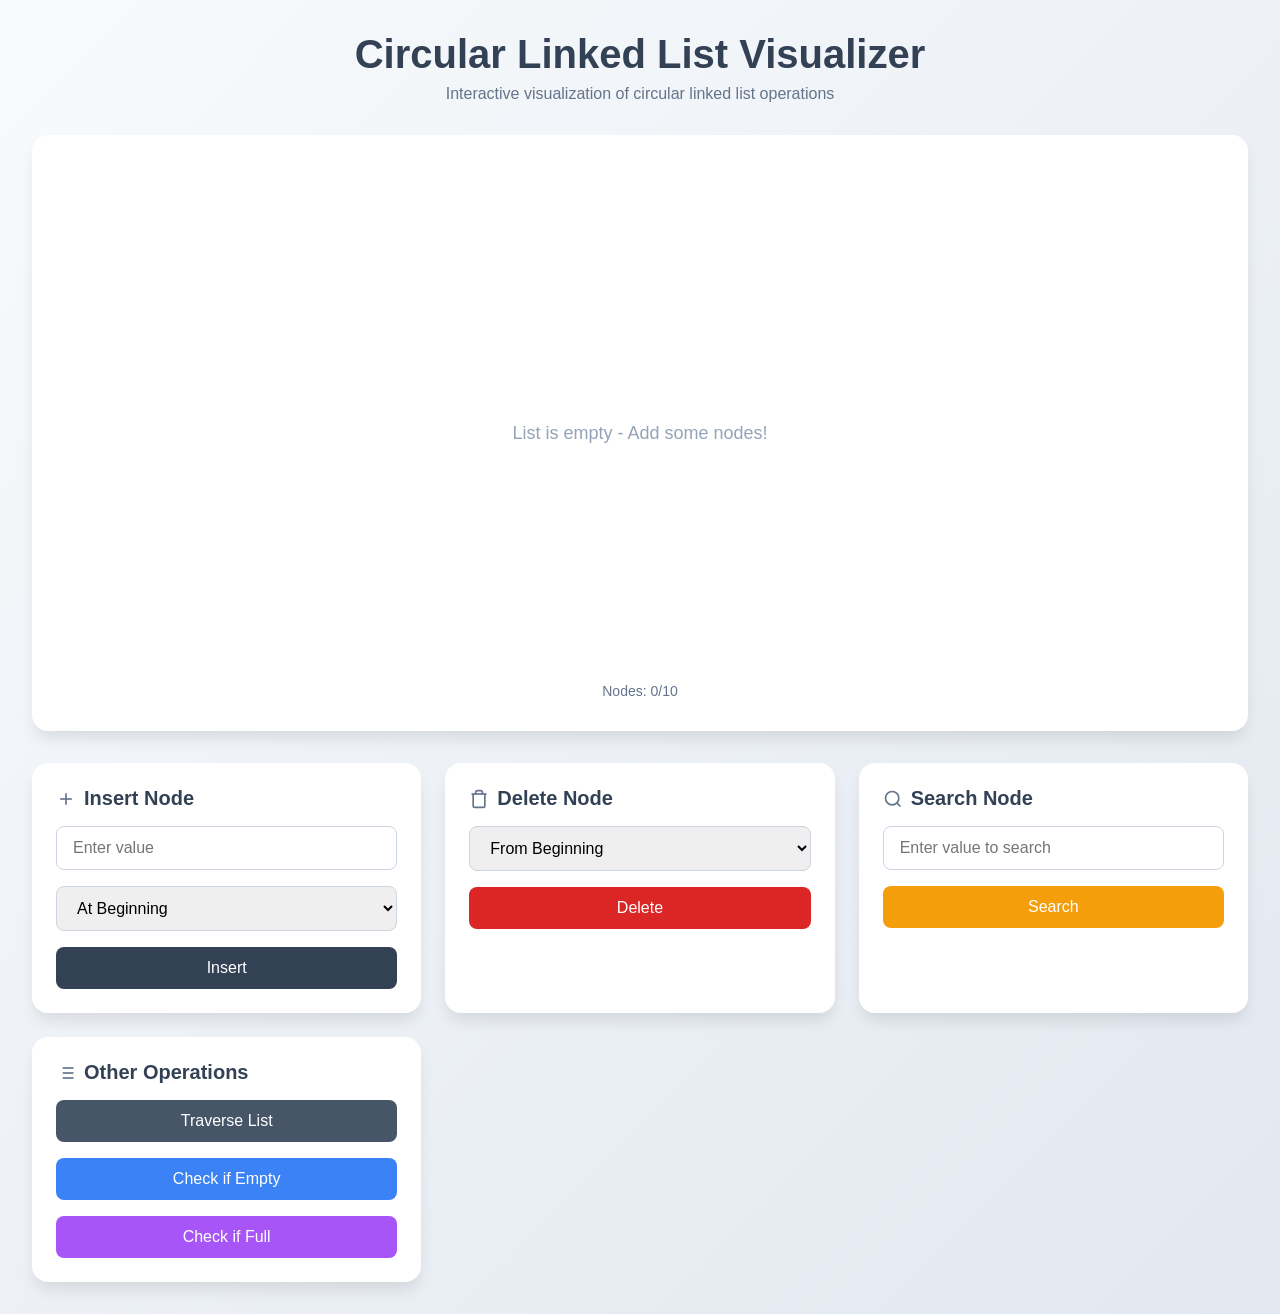
<file: circukar linked list/index.html>
<!DOCTYPE html>
<html lang="en">
<head>
    <meta charset="UTF-8">
    <meta name="viewport" content="width=device-width, initial-scale=1.0">
    <title>Circular Linked List Visualizer</title>
    <link rel="stylesheet" href="styles.css">
    <script src="script.js"></script>
</head>
<body>
    <div class="container">
        <div class="header">
            <h1>Circular Linked List Visualizer</h1>
            <p>Interactive visualization of circular linked list operations</p>
        </div>

        <!-- Message Display -->
        <div id="message" class="message hidden"></div>

        <!-- Visualization Area -->
        <div class="visualization-area">
            <svg id="circularList" class="circular-svg" viewBox="0 0 600 600">
                <g id="nodesGroup"></g>
                <g id="arrowsGroup"></g>
            </svg>
            <div class="empty-message" id="emptyMessage">List is empty - Add some nodes!</div>
            <div class="node-count">Nodes: <span id="nodeCount">0</span>/10</div>
        </div>

        <!-- Control Panel -->
        <div class="control-panel">
            <!-- Insert Operations -->
            <div class="control-box">
                <h3>
                    <svg class="icon" viewBox="0 0 24 24" fill="none" stroke="currentColor" stroke-width="2">
                        <line x1="12" y1="5" x2="12" y2="19"></line>
                        <line x1="5" y1="12" x2="19" y2="12"></line>
                    </svg>
                    Insert Node
                </h3>
                <div class="input-group">
                    <input type="text" id="insertValue" placeholder="Enter value" class="input-field">
                    <select id="insertPosition" class="input-field">
                        <option value="beginning">At Beginning</option>
                        <option value="end">At End</option>
                        <option value="position">At Position</option>
                    </select>
                    <button onclick="insertNode()" class="btn btn-insert">Insert</button>
                </div>
            </div>

            <!-- Delete Operations -->
            <div class="control-box">
                <h3>
                    <svg class="icon" viewBox="0 0 24 24" fill="none" stroke="currentColor" stroke-width="2">
                        <polyline points="3 6 5 6 21 6"></polyline>
                        <path d="M19 6v14a2 2 0 0 1-2 2H7a2 2 0 0 1-2-2V6m3 0V4a2 2 0 0 1 2-2h4a2 2 0 0 1 2 2v2"></path>
                    </svg>
                    Delete Node
                </h3>
                <div class="input-group">
                    <select id="deletePosition" class="input-field" onchange="toggleDeleteInput()">
                        <option value="beginning">From Beginning</option>
                        <option value="end">From End</option>
                        <option value="value">By Value</option>
                    </select>
                    <input type="text" id="deleteValue" placeholder="Enter value to delete" class="input-field hidden">
                    <button onclick="deleteNode()" class="btn btn-delete">Delete</button>
                </div>
            </div>

            <!-- Search Operation -->
            <div class="control-box">
                <h3>
                    <svg class="icon" viewBox="0 0 24 24" fill="none" stroke="currentColor" stroke-width="2">
                        <circle cx="11" cy="11" r="8"></circle>
                        <path d="m21 21-4.35-4.35"></path>
                    </svg>
                    Search Node
                </h3>
                <div class="input-group">
                    <input type="text" id="searchValue" placeholder="Enter value to search" class="input-field">
                    <button onclick="searchNode()" class="btn btn-search">Search</button>
                </div>
            </div>

            <!-- Other Operations -->
            <div class="control-box">
                <h3>
                    <svg class="icon" viewBox="0 0 24 24" fill="none" stroke="currentColor" stroke-width="2">
                        <line x1="8" y1="6" x2="21" y2="6"></line>
                        <line x1="8" y1="12" x2="21" y2="12"></line>
                        <line x1="8" y1="18" x2="21" y2="18"></line>
                        <line x1="3" y1="6" x2="3.01" y2="6"></line>
                        <line x1="3" y1="12" x2="3.01" y2="12"></line>
                        <line x1="3" y1="18" x2="3.01" y2="18"></line>
                    </svg>
                    Other Operations
                </h3>
                <div class="input-group">
                    <button onclick="traverseList()" class="btn btn-traverse">Traverse List</button>
                    <button onclick="checkEmpty()" class="btn btn-check">Check if Empty</button>
                    <button onclick="checkFull()" class="btn btn-check-full">Check if Full</button>
                </div>
            </div>
        </div>
    </div>

</body>
</html>
</file>
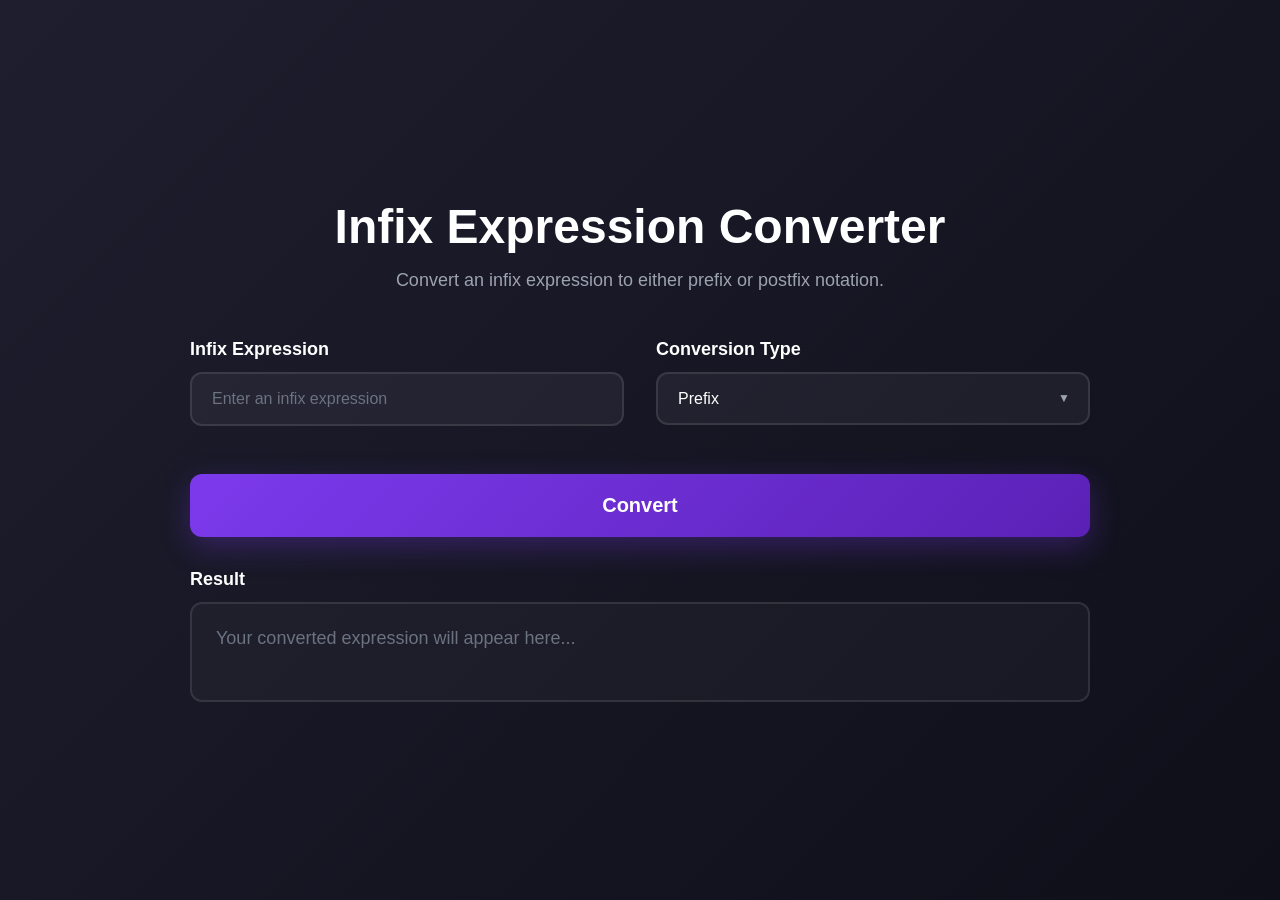
<file: conversion of infix expression/index.html>
<!DOCTYPE html>
<html lang="en">
<head>
    <meta charset="UTF-8">
    <meta name="viewport" content="width=device-width, initial-scale=1.0">
    <title>Infix Expression Converter</title>
    <style>
        * {
            margin: 0;
            padding: 0;
            box-sizing: border-box;
        }

        body {
            font-family: -apple-system, BlinkMacSystemFont, 'Segoe UI', Roboto, Oxygen, Ubuntu, Cantarell, sans-serif;
            background: linear-gradient(135deg, #1e1e2e 0%, #0f0f1a 100%);
            min-height: 100vh;
            display: flex;
            align-items: center;
            justify-content: center;
            padding: 20px;
        }

        .container {
            max-width: 900px;
            width: 100%;
        }

        h1 {
            color: #ffffff;
            font-size: 3rem;
            font-weight: 700;
            margin-bottom: 1rem;
            text-align: center;
        }

        .subtitle {
            color: #9ca3af;
            font-size: 1.125rem;
            text-align: center;
            margin-bottom: 3rem;
        }

        .form-group {
            margin-bottom: 2rem;
        }

        label {
            display: block;
            color: #ffffff;
            font-size: 1.125rem;
            font-weight: 600;
            margin-bottom: 0.75rem;
        }

        input[type="text"] {
            width: 100%;
            padding: 1rem 1.25rem;
            background: rgba(255, 255, 255, 0.05);
            border: 2px solid rgba(255, 255, 255, 0.1);
            border-radius: 12px;
            color: #ffffff;
            font-size: 1rem;
            transition: all 0.3s ease;
        }

        input[type="text"]:focus {
            outline: none;
            border-color: #7c3aed;
            background: rgba(124, 58, 237, 0.1);
        }

        input[type="text"]::placeholder {
            color: #6b7280;
        }

        .select-wrapper {
            position: relative;
            width: 100%;
        }

        select {
            width: 100%;
            padding: 1rem 1.25rem;
            background: rgba(255, 255, 255, 0.05);
            border: 2px solid rgba(255, 255, 255, 0.1);
            border-radius: 12px;
            color: #ffffff;
            font-size: 1rem;
            cursor: pointer;
            appearance: none;
            transition: all 0.3s ease;
        }

        select:focus {
            outline: none;
            border-color: #7c3aed;
            background: rgba(124, 58, 237, 0.1);
        }

        select option {
            background: #1e1e2e;
            color: #ffffff;
        }

        .select-wrapper::after {
            content: '▼';
            position: absolute;
            right: 1.25rem;
            top: 50%;
            transform: translateY(-50%);
            color: #9ca3af;
            pointer-events: none;
            font-size: 0.75rem;
        }

        .convert-btn {
            width: 100%;
            padding: 1.25rem;
            background: linear-gradient(135deg, #7c3aed 0%, #5b21b6 100%);
            border: none;
            border-radius: 12px;
            color: #ffffff;
            font-size: 1.25rem;
            font-weight: 700;
            cursor: pointer;
            transition: all 0.3s ease;
            margin-top: 1rem;
            box-shadow: 0 10px 30px rgba(124, 58, 237, 0.3);
        }

        .convert-btn:hover {
            transform: translateY(-2px);
            box-shadow: 0 15px 40px rgba(124, 58, 237, 0.4);
        }

        .convert-btn:active {
            transform: translateY(0);
        }

        .result-container {
            margin-top: 2rem;
        }

        .result-box {
            background: rgba(255, 255, 255, 0.03);
            border: 2px solid rgba(255, 255, 255, 0.1);
            border-radius: 12px;
            padding: 1.5rem;
            min-height: 100px;
            color: #ffffff;
            font-size: 1.125rem;
            word-break: break-word;
        }

        .result-box.error {
            border-color: #ef4444;
            background: rgba(239, 68, 68, 0.1);
            color: #fca5a5;
        }

        .result-box.success {
            border-color: #7c3aed;
            background: rgba(124, 58, 237, 0.1);
            color: #c4b5fd;
        }

        .result-box:empty::before {
            content: 'Your converted expression will appear here...';
            color: #6b7280;
        }

        .grid {
            display: grid;
            grid-template-columns: 1fr 1fr;
            gap: 2rem;
        }

        @media (max-width: 768px) {
            h1 {
                font-size: 2rem;
            }

            .subtitle {
                font-size: 1rem;
            }

            .grid {
                grid-template-columns: 1fr;
                gap: 1.5rem;
            }
        }
    </style>
</head>
<body>
    <div class="container">
        <h1>Infix Expression Converter</h1>
        <p class="subtitle">Convert an infix expression to either prefix or postfix notation.</p>

        <form id="converterForm">
            <div class="grid">
                <div class="form-group">
                    <label for="infixInput">Infix Expression</label>
                    <input 
                        type="text" 
                        id="infixInput" 
                        name="infix" 
                        placeholder="Enter an infix expression"
                        required
                    >
                </div>

                <div class="form-group">
                    <label for="conversionType">Conversion Type</label>
                    <div class="select-wrapper">
                        <select id="conversionType" name="type">
                            <option value="prefix">Prefix</option>
                            <option value="postfix">Postfix</option>
                        </select>
                    </div>
                </div>
            </div>

            <button type="submit" class="convert-btn">Convert</button>
        </form>

        <div class="result-container">
            <label>Result</label>
            <div id="result" class="result-box"></div>
        </div>
    </div>

    <script>
        const form = document.getElementById('converterForm');
        const resultBox = document.getElementById('result');

        form.addEventListener('submit', async (e) => {
            e.preventDefault();

            const infix = document.getElementById('infixInput').value.trim();
            const type = document.getElementById('conversionType').value;

            if (!infix) {
                showError('Please enter an infix expression');
                return;
            }

            try {
                const response = await fetch('/convert', {
                    method: 'POST',
                    headers: {
                        'Content-Type': 'application/json',
                    },
                    body: JSON.stringify({ infix, type })
                });

                const data = await response.json();

                if (data.success) {
                    showSuccess(data.result);
                } else {
                    showError(data.error);
                }
            } catch (error) {
                showError('Failed to connect to server. Make sure Flask is running.');
            }
        });

        function showSuccess(message) {
            resultBox.textContent = message;
            resultBox.className = 'result-box success';
        }

        function showError(message) {
            resultBox.textContent = message;
            resultBox.className = 'result-box error';
        }
    </script>
</body>
</html>
</file>
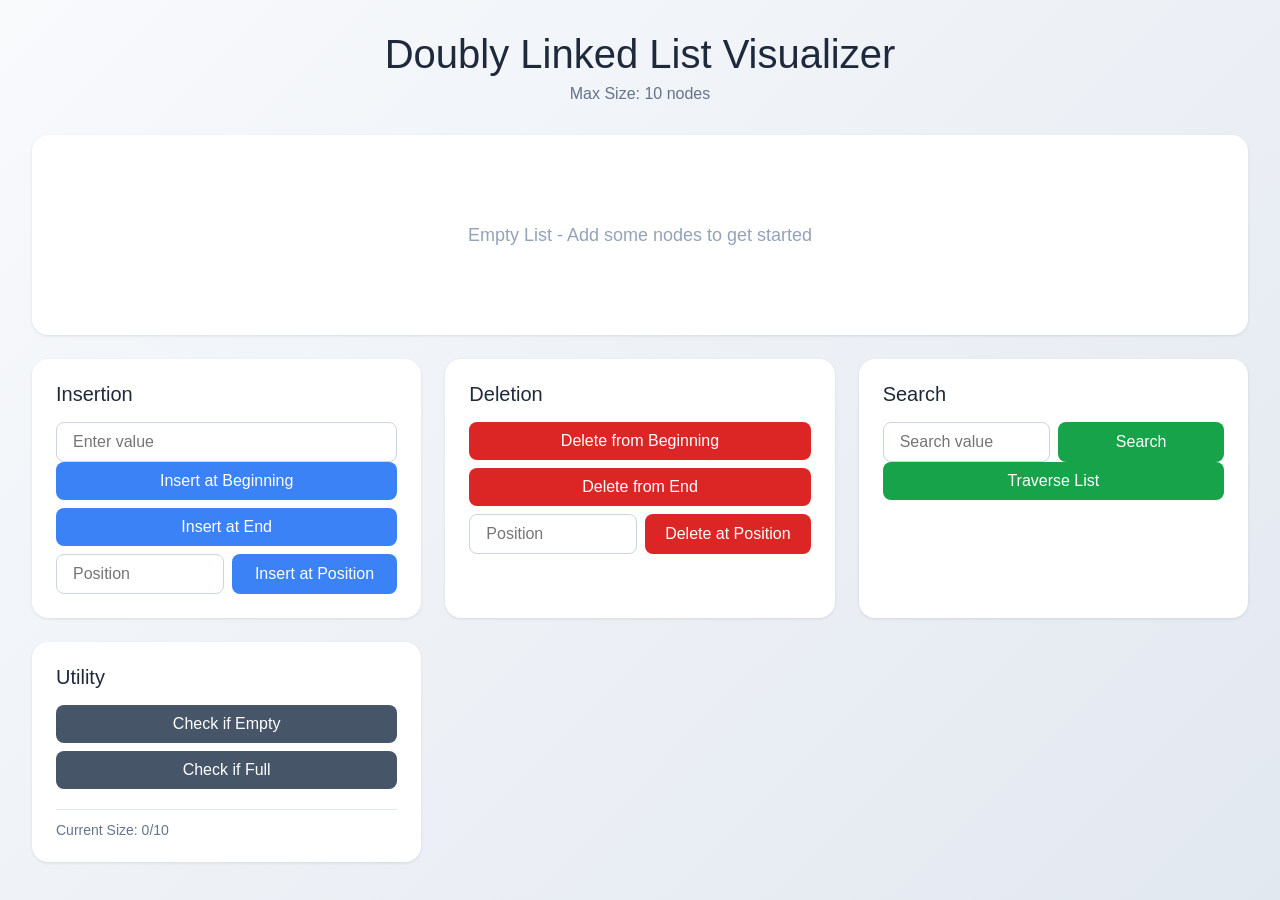
<file: DLL operations/index.html>
<!DOCTYPE html>
<html lang="en">
<head>
    <meta charset="UTF-8">
    <meta name="viewport" content="width=device-width, initial-scale=1.0">
    <title>Doubly Linked List Visualizer</title>
    <link rel="stylesheet" href="style.css">
    <script src="script.js"></script>
</head>
<body>
    <div class="container">
        <h1>Doubly Linked List Visualizer</h1>
        <p class="subtitle">Max Size: <span id="maxSize">10</span> nodes</p>

        <!-- Message Display -->
        <div id="message" class="message"></div>

        <!-- Visualization -->
        <div class="visualization" id="visualization">
            <p class="empty-message">Empty List - Add some nodes to get started</p>
        </div>

        <!-- Controls -->
        <div class="controls-grid">
            <!-- Insertion -->
            <div class="control-card">
                <h2>Insertion</h2>
                <input type="text" id="insertValue" placeholder="Enter value" class="input-field">
                <div class="button-group">
                    <button onclick="insertAtBeginning()" class="btn btn-blue">Insert at Beginning</button>
                    <button onclick="insertAtEnd()" class="btn btn-blue">Insert at End</button>
                    <div class="input-button-row">
                        <input type="number" id="insertPosition" placeholder="Position" class="input-field">
                        <button onclick="insertAtPosition()" class="btn btn-blue">Insert at Position</button>
                    </div>
                </div>
            </div>

            <!-- Deletion -->
            <div class="control-card">
                <h2>Deletion</h2>
                <div class="button-group">
                    <button onclick="deleteFromBeginning()" class="btn btn-red">Delete from Beginning</button>
                    <button onclick="deleteFromEnd()" class="btn btn-red">Delete from End</button>
                    <div class="input-button-row">
                        <input type="number" id="deletePosition" placeholder="Position" class="input-field">
                        <button onclick="deleteAtPosition()" class="btn btn-red">Delete at Position</button>
                    </div>
                </div>
            </div>

            <!-- Search & Traverse -->
            <div class="control-card">
                <h2>Search</h2>
                <div class="input-button-row">
                    <input type="text" id="searchValue" placeholder="Search value" class="input-field">
                    <button onclick="search()" class="btn btn-green">Search</button>
                </div>
                <button onclick="traverse()" class="btn btn-green">Traverse List</button>
            </div>

            <!-- Utility -->
            <div class="control-card">
                <h2>Utility</h2>
                <div class="button-group">
                    <button onclick="checkIsEmpty()" class="btn btn-gray">Check if Empty</button>
                    <button onclick="checkIsFull()" class="btn btn-gray">Check if Full</button>
                    <div class="status-info">
                        Current Size: <span id="currentSize" class="font-medium">0/10</span>
                    </div>
                </div>
            </div>
        </div>
    </div>

</body>
</html>
</file>
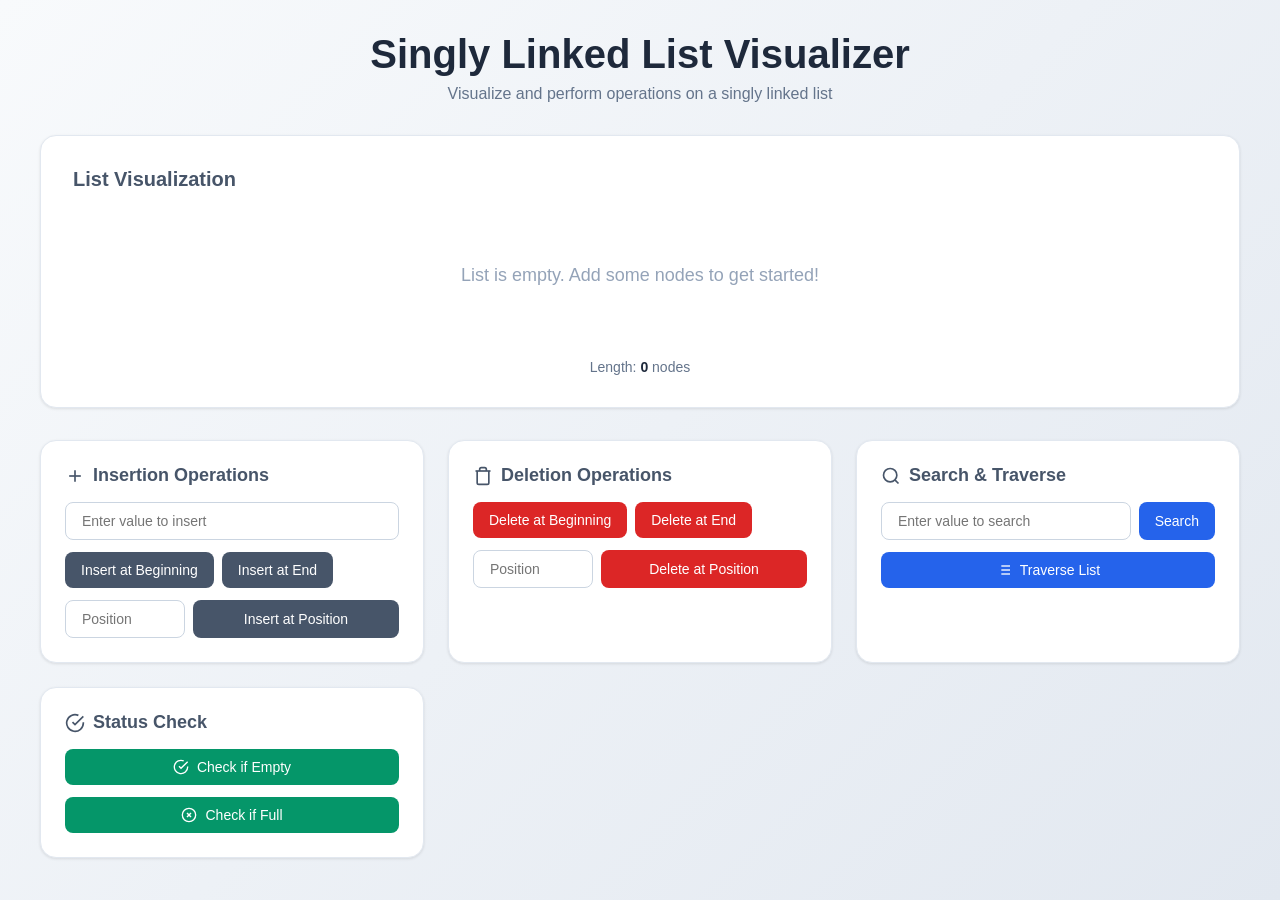
<file: SLL operations/index.html>
<!DOCTYPE html>
<html lang="en">
<head>
    <meta charset="UTF-8">
    <meta name="viewport" content="width=device-width, initial-scale=1.0">
    <title>Singly Linked List Visualizer</title>
    <link rel="stylesheet" href="style.css">
    <script src="script.js"></script>

</head>
<body>
    <div class="container">
        <h1>Singly Linked List Visualizer</h1>
        <p class="subtitle">Visualize and perform operations on a singly linked list</p>

        <!-- Message Display -->
        <div id="message" class="message hidden"></div>

        <!-- Visualization -->
        <div class="visualization-box">
            <h2>List Visualization</h2>
            <div id="listContainer" class="list-container">
                <p class="empty-message">List is empty. Add some nodes to get started!</p>
            </div>
            <div class="list-length">Length: <span id="length">0</span> nodes</div>
        </div>

        <!-- Operations Grid -->
        <div class="operations-grid">
            <!-- Insertion Operations -->
            <div class="operation-card">
                <h3>
                    <svg class="icon" viewBox="0 0 24 24" fill="none" stroke="currentColor" stroke-width="2">
                        <line x1="12" y1="5" x2="12" y2="19"></line>
                        <line x1="5" y1="12" x2="19" y2="12"></line>
                    </svg>
                    Insertion Operations
                </h3>
                <div class="input-group">
                    <input type="text" id="insertValue" placeholder="Enter value to insert">
                    <div class="button-row">
                        <button onclick="insertAtBeginning()" class="btn btn-primary">Insert at Beginning</button>
                        <button onclick="insertAtEnd()" class="btn btn-primary">Insert at End</button>
                    </div>
                    <div class="button-row">
                        <input type="number" id="insertPosition" placeholder="Position" class="position-input">
                        <button onclick="insertAtPosition()" class="btn btn-primary flex-grow">Insert at Position</button>
                    </div>
                </div>
            </div>

            <!-- Deletion Operations -->
            <div class="operation-card">
                <h3>
                    <svg class="icon" viewBox="0 0 24 24" fill="none" stroke="currentColor" stroke-width="2">
                        <polyline points="3 6 5 6 21 6"></polyline>
                        <path d="M19 6v14a2 2 0 0 1-2 2H7a2 2 0 0 1-2-2V6m3 0V4a2 2 0 0 1 2-2h4a2 2 0 0 1 2 2v2"></path>
                    </svg>
                    Deletion Operations
                </h3>
                <div class="input-group">
                    <div class="button-row">
                        <button onclick="deleteAtBeginning()" class="btn btn-danger">Delete at Beginning</button>
                        <button onclick="deleteAtEnd()" class="btn btn-danger">Delete at End</button>
                    </div>
                    <div class="button-row">
                        <input type="number" id="deletePosition" placeholder="Position" class="position-input">
                        <button onclick="deleteAtPosition()" class="btn btn-danger flex-grow">Delete at Position</button>
                    </div>
                </div>
            </div>

            <!-- Search & Traverse -->
            <div class="operation-card">
                <h3>
                    <svg class="icon" viewBox="0 0 24 24" fill="none" stroke="currentColor" stroke-width="2">
                        <circle cx="11" cy="11" r="8"></circle>
                        <path d="m21 21-4.35-4.35"></path>
                    </svg>
                    Search & Traverse
                </h3>
                <div class="input-group">
                    <div class="button-row">
                        <input type="text" id="searchValue" placeholder="Enter value to search" class="flex-grow">
                        <button onclick="searchNode()" class="btn btn-info">Search</button>
                    </div>
                    <button onclick="traverse()" class="btn btn-info full-width">
                        <svg class="icon-small" viewBox="0 0 24 24" fill="none" stroke="currentColor" stroke-width="2">
                            <line x1="8" y1="6" x2="21" y2="6"></line>
                            <line x1="8" y1="12" x2="21" y2="12"></line>
                            <line x1="8" y1="18" x2="21" y2="18"></line>
                            <line x1="3" y1="6" x2="3.01" y2="6"></line>
                            <line x1="3" y1="12" x2="3.01" y2="12"></line>
                            <line x1="3" y1="18" x2="3.01" y2="18"></line>
                        </svg>
                        Traverse List
                    </button>
                </div>
            </div>

            <!-- Status Check -->
            <div class="operation-card">
                <h3>
                    <svg class="icon" viewBox="0 0 24 24" fill="none" stroke="currentColor" stroke-width="2">
                        <path d="M22 11.08V12a10 10 0 1 1-5.93-9.14"></path>
                        <polyline points="22 4 12 14.01 9 11.01"></polyline>
                    </svg>
                    Status Check
                </h3>
                <div class="input-group">
                    <button onclick="checkIsEmpty()" class="btn btn-success full-width">
                        <svg class="icon-small" viewBox="0 0 24 24" fill="none" stroke="currentColor" stroke-width="2">
                            <path d="M22 11.08V12a10 10 0 1 1-5.93-9.14"></path>
                            <polyline points="22 4 12 14.01 9 11.01"></polyline>
                        </svg>
                        Check if Empty
                    </button>
                    <button onclick="checkIsFull()" class="btn btn-success full-width">
                        <svg class="icon-small" viewBox="0 0 24 24" fill="none" stroke="currentColor" stroke-width="2">
                            <circle cx="12" cy="12" r="10"></circle>
                            <line x1="15" y1="9" x2="9" y2="15"></line>
                            <line x1="9" y1="9" x2="15" y2="15"></line>
                        </svg>
                        Check if Full
                    </button>
                </div>
            </div>
        </div>
    </div>

    <script src="script.js"></script>
</body>
</html>
</file>
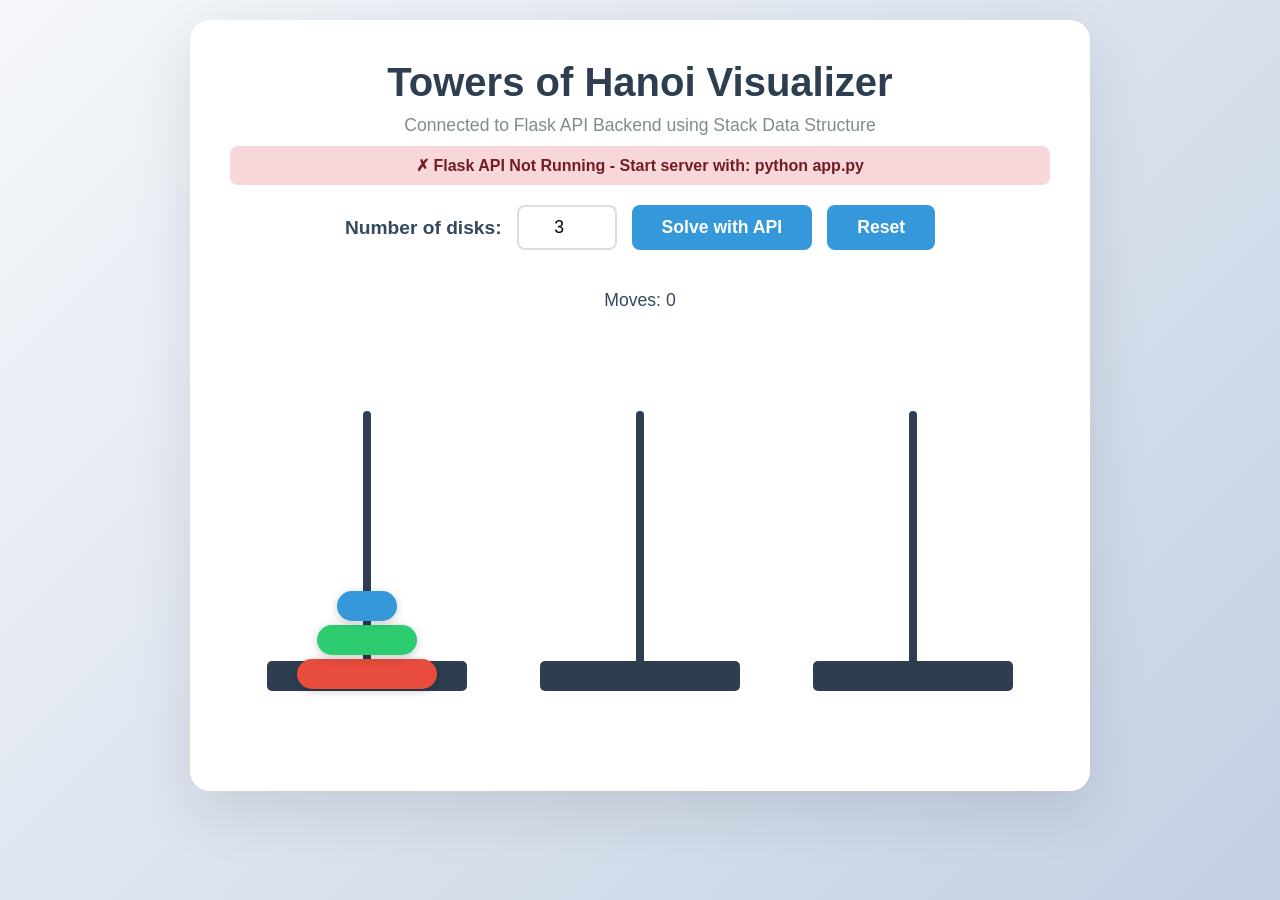
<file: towers of honai/index.html>
<!DOCTYPE html>
<html lang="en">
<head>
    <meta charset="UTF-8">
    <meta name="viewport" content="width=device-width, initial-scale=1.0">
    <title>Towers of Hanoi Visualizer</title>
    <style>
        * {
            margin: 0;
            padding: 0;
            box-sizing: border-box;
        }

        body {
            font-family: -apple-system, BlinkMacSystemFont, 'Segoe UI', Roboto, Oxygen, Ubuntu, Cantarell, sans-serif;
            background: linear-gradient(135deg, #f5f7fa 0%, #c3cfe2 100%);
            min-height: 100vh;
            display: flex;
            flex-direction: column;
            align-items: center;
            padding: 20px;
        }

        .container {
            background: white;
            border-radius: 20px;
            padding: 40px;
            box-shadow: 0 20px 60px rgba(0, 0, 0, 0.1);
            max-width: 900px;
            width: 100%;
        }

        h1 {
            font-size: 2.5em;
            text-align: center;
            color: #2c3e50;
            margin-bottom: 10px;
        }

        .subtitle {
            text-align: center;
            color: #7f8c8d;
            margin-bottom: 10px;
            font-size: 1.1em;
        }

        .api-status {
            text-align: center;
            padding: 10px;
            border-radius: 8px;
            margin-bottom: 20px;
            font-weight: 600;
        }

        .api-status.connected {
            background: #d4edda;
            color: #155724;
        }

        .api-status.disconnected {
            background: #f8d7da;
            color: #721c24;
        }

        .api-status.loading {
            background: #fff3cd;
            color: #856404;
        }

        .controls {
            display: flex;
            justify-content: center;
            align-items: center;
            gap: 15px;
            margin-bottom: 40px;
            flex-wrap: wrap;
        }

        .controls label {
            font-size: 1.2em;
            color: #34495e;
            font-weight: 600;
        }

        .controls input {
            padding: 10px 15px;
            font-size: 1.1em;
            border: 2px solid #ddd;
            border-radius: 8px;
            width: 100px;
            text-align: center;
        }

        .controls button {
            padding: 12px 30px;
            font-size: 1.1em;
            background: #3498db;
            color: white;
            border: none;
            border-radius: 8px;
            cursor: pointer;
            font-weight: 600;
            transition: all 0.3s;
        }

        .controls button:hover {
            background: #2980b9;
            transform: translateY(-2px);
            box-shadow: 0 5px 15px rgba(52, 152, 219, 0.3);
        }

        .controls button:disabled {
            background: #95a5a6;
            cursor: not-allowed;
            transform: none;
        }

        .info {
            text-align: center;
            margin-bottom: 30px;
            color: #34495e;
            font-size: 1.1em;
        }

        .towers-container {
            display: flex;
            justify-content: space-around;
            align-items: flex-end;
            height: 350px;
            margin-bottom: 30px;
            position: relative;
        }

        .tower {
            display: flex;
            flex-direction: column-reverse;
            align-items: center;
            width: 200px;
            position: relative;
        }

        .rod {
            width: 8px;
            height: 250px;
            background: #2c3e50;
            position: absolute;
            bottom: 30px;
            border-radius: 4px 4px 0 0;
        }

        .base {
            width: 200px;
            height: 30px;
            background: #2c3e50;
            border-radius: 5px;
            position: absolute;
            bottom: 0;
        }

        .disk {
            height: 30px;
            border-radius: 15px;
            margin: 2px 0;
            position: relative;
            z-index: 1;
            transition: all 0.5s ease;
            box-shadow: 0 2px 10px rgba(0, 0, 0, 0.2);
        }

        .disk-1 { width: 60px; background: #3498db; }
        .disk-2 { width: 100px; background: #2ecc71; }
        .disk-3 { width: 140px; background: #e74c3c; }
        .disk-4 { width: 180px; background: #f39c12; }
        .disk-5 { width: 220px; background: #9b59b6; }
        .disk-6 { width: 260px; background: #1abc9c; }
        .disk-7 { width: 300px; background: #e67e22; }

        .move-display {
            text-align: center;
            font-size: 1.2em;
            color: #34495e;
            min-height: 30px;
            font-weight: 500;
        }

        @keyframes highlight {
            0%, 100% { transform: scale(1); }
            50% { transform: scale(1.05); }
        }

        .disk.moving {
            animation: highlight 0.5s ease;
        }
    </style>
</head>
<body>
    <div class="container">
        <h1>Towers of Hanoi Visualizer</h1>
        <p class="subtitle">Connected to Flask API Backend using Stack Data Structure</p>
        
        <div id="apiStatus" class="api-status loading">
            🔄 Connecting to API...
        </div>
        
        <div class="controls">
            <label for="disks">Number of disks:</label>
            <input type="number" id="disks" min="1" max="7" value="3">
            <button id="solveBtn">Solve with API</button>
            <button id="resetBtn">Reset</button>
        </div>

        <div class="info">
            <div id="moveCount">Moves: 0</div>
        </div>

        <div class="towers-container">
            <div class="tower" id="tower-0">
                <div class="rod"></div>
                <div class="base"></div>
            </div>
            <div class="tower" id="tower-1">
                <div class="rod"></div>
                <div class="base"></div>
            </div>
            <div class="tower" id="tower-2">
                <div class="rod"></div>
                <div class="base"></div>
            </div>
        </div>

        <div class="move-display" id="moveDisplay"></div>
    </div>

    <script>
        const API_URL = 'http://localhost:8000';
        let towers = [[], [], []];
        let moveCount = 0;
        let isAnimating = false;

        // Check API health on load
        async function checkAPIHealth() {
            const statusEl = document.getElementById('apiStatus');
            try {
                const response = await fetch(`${API_URL}/api/health`);
                if (response.ok) {
                    statusEl.className = 'api-status connected';
                    statusEl.textContent = '✓ Connected to Flask API Backend';
                } else {
                    throw new Error('API not responding');
                }
            } catch (error) {
                statusEl.className = 'api-status disconnected';
                statusEl.textContent = '✗ Flask API Not Running - Start server with: python app.py';
            }
        }

        function initializeTowers(n) {
            towers = [[], [], []];
            for (let i = n; i >= 1; i--) {
                towers[0].push(i);
            }
            renderTowers();
            moveCount = 0;
            updateMoveCount();
        }

        function renderTowers() {
            for (let i = 0; i < 3; i++) {
                const tower = document.getElementById(`tower-${i}`);
                const disks = tower.querySelectorAll('.disk');
                disks.forEach(disk => disk.remove());

                towers[i].forEach(diskSize => {
                    const disk = document.createElement('div');
                    disk.className = `disk disk-${diskSize}`;
                    disk.dataset.size = diskSize;
                    tower.appendChild(disk);
                });
            }
        }

        function updateMoveCount() {
            document.getElementById('moveCount').textContent = `Moves: ${moveCount}`;
        }

        function updateMoveDisplay(from, to, moveNum, total) {
            const display = document.getElementById('moveDisplay');
            display.textContent = `Move ${moveNum}/${total}: Tower ${from + 1} → Tower ${to + 1}`;
        }

        async function animateMove(from, to, disk) {
            towers[from].pop();
            towers[to].push(disk);
            
            renderTowers();
            moveCount++;
            updateMoveCount();

            const allDisks = document.querySelectorAll('.disk');
            allDisks.forEach(d => {
                if (d.dataset.size == disk) {
                    d.classList.add('moving');
                    setTimeout(() => d.classList.remove('moving'), 500);
                }
            });

            await new Promise(resolve => setTimeout(resolve, 600));
        }

        async function solve() {
            if (isAnimating) return;
            
            const n = parseInt(document.getElementById('disks').value);
            if (n < 1 || n > 7) {
                alert('Please enter a number between 1 and 7');
                return;
            }

            isAnimating = true;
            document.getElementById('solveBtn').disabled = true;
            document.getElementById('disks').disabled = true;

            try {
                // Call Flask API
                const response = await fetch(`${API_URL}/api/solve`, {
                    method: 'POST',
                    headers: {
                        'Content-Type': 'application/json',
                    },
                    body: JSON.stringify({ n_disks: n })
                });

                if (!response.ok) {
                    throw new Error('API request failed');
                }

                const data = await response.json();

                if (!data.success) {
                    throw new Error(data.error || 'Failed to solve');
                }

                // Initialize towers
                initializeTowers(n);
                await new Promise(resolve => setTimeout(resolve, 500));

                // Animate all moves from API
                const moves = data.moves;
                for (let i = 0; i < moves.length; i++) {
                    const move = moves[i];
                    updateMoveDisplay(move.from, move.to, i + 1, moves.length);
                    await animateMove(move.from, move.to, move.disk);
                }

                document.getElementById('moveDisplay').textContent = 
                    `✓ Solved! ${data.total_moves} moves using Stack-based algorithm`;

            } catch (error) {
                alert(`Error: ${error.message}\n\nMake sure Flask API is running:\npython app.py`);
                document.getElementById('moveDisplay').textContent = '✗ API Error';
            } finally {
                isAnimating = false;
                document.getElementById('solveBtn').disabled = false;
                document.getElementById('disks').disabled = false;
            }
        }

        function reset() {
            if (isAnimating) return;
            
            const n = parseInt(document.getElementById('disks').value);
            initializeTowers(n);
            document.getElementById('moveDisplay').textContent = '';
        }

        document.getElementById('solveBtn').addEventListener('click', solve);
        document.getElementById('resetBtn').addEventListener('click', reset);

        // Initialize
        checkAPIHealth();
        initializeTowers(3);
    </script>
</body>
</html>
</file>
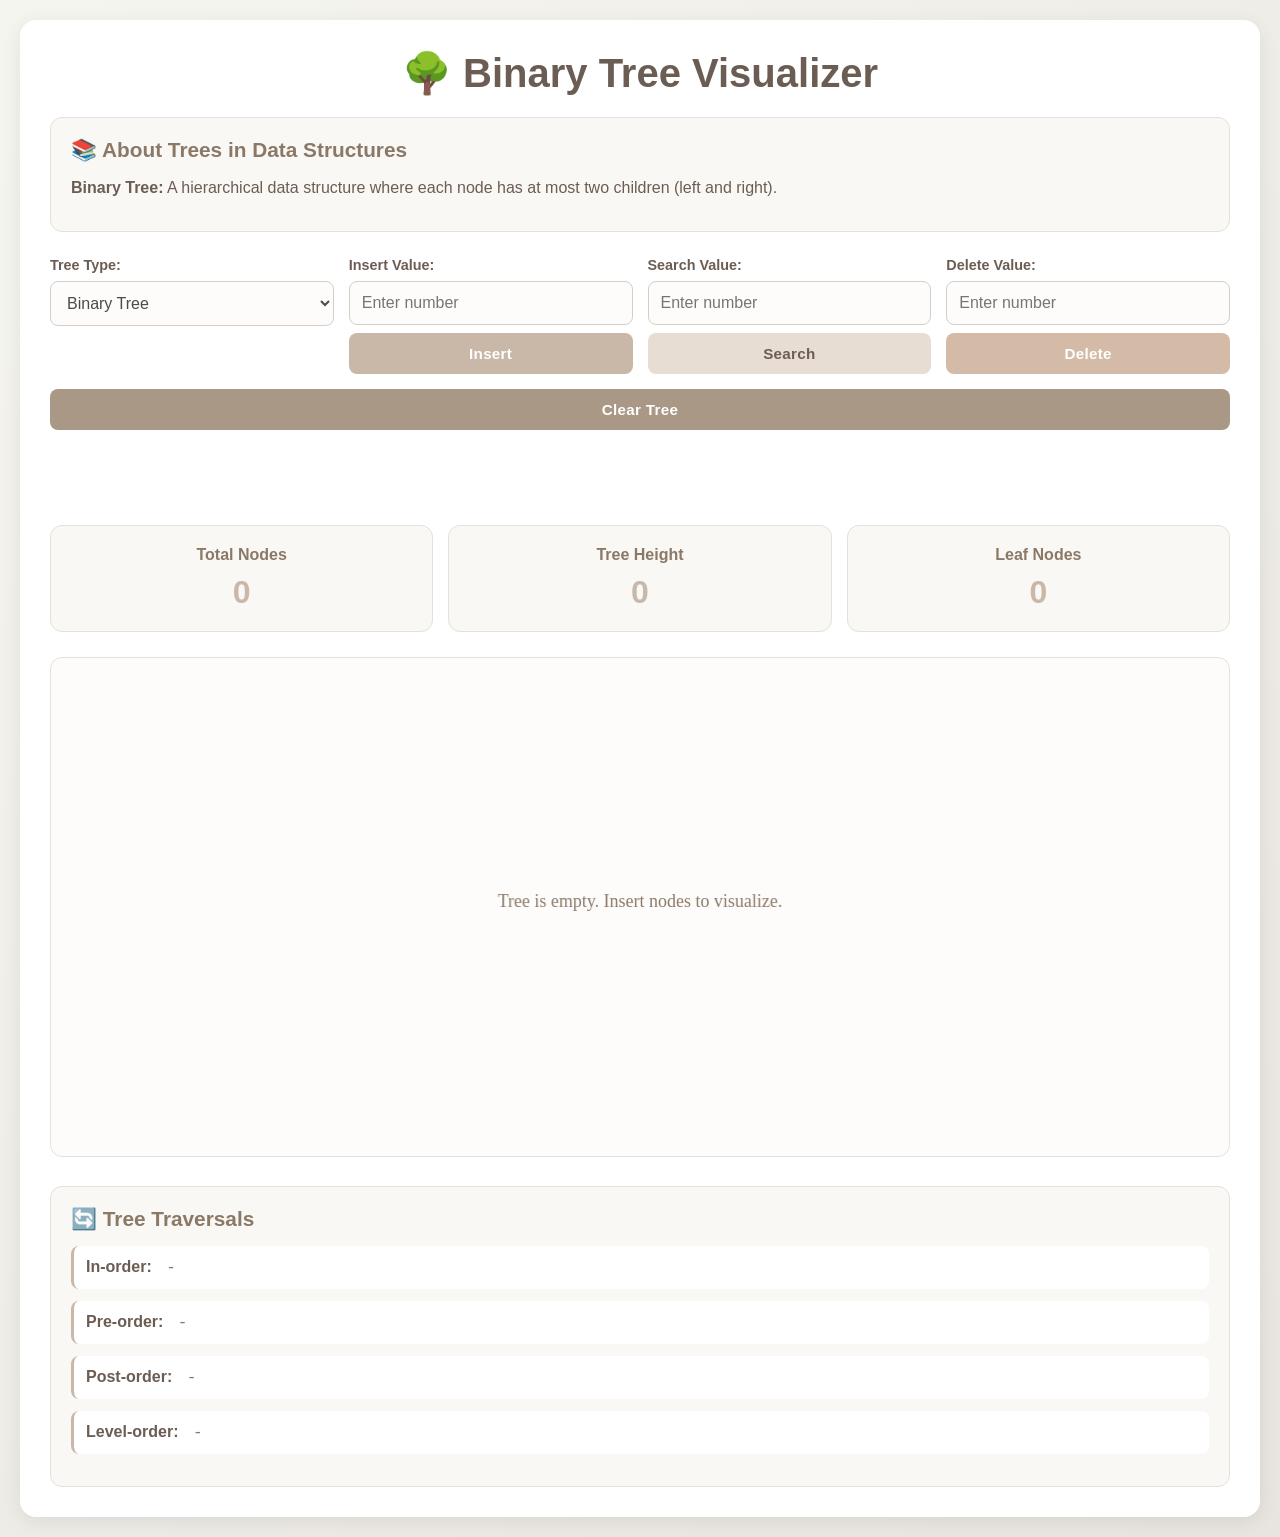
<file: trees/index.html>
<!DOCTYPE html>
<html lang="en">
<head>
    <meta charset="UTF-8">
    <meta name="viewport" content="width=device-width, initial-scale=1.0">
    <title>Binary Tree Visualizer</title>
    <link rel="stylesheet" href="style.css">
</head>
<body>
    <div class="container">
        <h1 class="title">🌳 Binary Tree Visualizer</h1>
        
        <div class="explanation-box">
            <h3>📚 About Trees in Data Structures</h3>
            <p><strong>Binary Tree:</strong> A hierarchical data structure where each node has at most two children (left and right).</p>
        </div>

        <div class="controls">
            <div class="control-group">
                <label>Tree Type:</label>
                <select id="treeType">
                <option value="binary">Binary Tree</option>
                </select>
            </div>

            <div class="control-group">
                <label>Insert Value:</label>
                <input type="number" id="insertInput" placeholder="Enter number">
                <button onclick="insertNode()" class="btn btn-insert">Insert</button>
            </div>

            <div class="control-group">
                <label>Search Value:</label>
                <input type="number" id="searchInput" placeholder="Enter number">
                <button onclick="searchNode()" class="btn btn-search">Search</button>
            </div>

            <div class="control-group">
                <label>Delete Value:</label>
                <input type="number" id="deleteInput" placeholder="Enter number">
                <button onclick="deleteNode()" class="btn btn-delete">Delete</button>
            </div>

            <button onclick="clearTree()" class="btn btn-clear">Clear Tree</button>
        </div>

        <div id="message" class="message"></div>

        <div class="tree-info">
            <div class="info-card">
                <h4>Total Nodes</h4>
                <p id="nodeCount">0</p>
            </div>
            <div class="info-card">
                <h4>Tree Height</h4>
                <p id="treeHeight">0</p>
            </div>
            <div class="info-card">
                <h4>Leaf Nodes</h4>
                <p id="leafCount">0</p>
            </div>
        </div>

        <canvas id="treeCanvas"></canvas>

        <div class="traversal-box">
            <h3>🔄 Tree Traversals</h3>
            <div class="traversal-result">
                <strong>In-order:</strong> <span id="inorder">-</span>
            </div>
            <div class="traversal-result">
                <strong>Pre-order:</strong> <span id="preorder">-</span>
            </div>
            <div class="traversal-result">
                <strong>Post-order:</strong> <span id="postorder">-</span>
            </div>
            <div class="traversal-result">
                <strong>Level-order:</strong> <span id="levelorder">-</span>
            </div>
        </div>
    </div>

    <script src="script.js"></script>
</body>
</html>
</file>
<file: circukar linked list/styles.css>
* {
    margin: 0;
    padding: 0;
    box-sizing: border-box;
}

body {
    font-family: -apple-system, BlinkMacSystemFont, 'Segoe UI', Roboto, 'Helvetica Neue', Arial, sans-serif;
    background: linear-gradient(135deg, #f8fafc 0%, #e2e8f0 100%);
    min-height: 100vh;
    padding: 2rem;
}

.container {
    max-width: 1400px;
    margin: 0 auto;
}

.header {
    text-align: center;
    margin-bottom: 2rem;
}

.header h1 {    
    font-size: 2.5rem;
    color: #334155;
    margin-bottom: 0.5rem;
    font-weight: 700;
}

.header p {
    color: #64748b;
    font-size: 1rem;
}

/* Message Display */
.message {
    margin-bottom: 1.5rem;
    padding: 1rem;
    border-radius: 0.5rem;
    display: flex;
    align-items: center;
    gap: 0.5rem;
    font-weight: 500;
    transition: all 0.3s ease;
}

.message.hidden {
    display: none;
}

.message.success {
    background-color: #f0fdf4;
    color: #15803d;
    border: 1px solid #bbf7d0;
}

.message.error {
    background-color: #fef2f2;
    color: #b91c1c;
    border: 1px solid #fecaca;
}

/* Visualization Area */
.visualization-area {
    background: white;
    border-radius: 1rem;
    box-shadow: 0 10px 15px -3px rgba(0, 0, 0, 0.1);
    padding: 2rem;
    margin-bottom: 2rem;
    position: relative;
    min-height: 500px;
}

.circular-svg {
    width: 100%;
    height: 500px;
    display: block;
}

.empty-message {
    position: absolute;
    top: 50%;
    left: 50%;
    transform: translate(-50%, -50%);
    color: #94a3b8;
    font-size: 1.125rem;
    pointer-events: none;
}

.empty-message.hidden {
    display: none;
}

/* Node Styles */
.node-circle {
    transition: all 0.3s ease;
}

.node-circle.highlight {
    fill: #f59e0b;
    filter: drop-shadow(0 0 10px #fcd34d);
}

.node-circle:not(.highlight) {
    fill: #334155;
}

.node-text {
    fill: white;
    font-size: 18px;
    font-weight: 700;
    text-anchor: middle;
    dominant-baseline: middle;
    pointer-events: none;
}

.node-position {
    fill: #64748b;
    font-size: 12px;
    text-anchor: middle;
}

/* Arrow Styles */
.arrow-path {
    fill: none;
    stroke: #94a3b8;
    stroke-width: 2;
    marker-end: url(#arrowhead);
}

.arrow-path.highlight {
    stroke: #f59e0b;
    stroke-width: 3;
    animation: pulse 1s ease-in-out infinite;
}

@keyframes pulse {
    0%, 100% {
        opacity: 1;
    }
    50% {
        opacity: 0.6;
    }
}

.node-count {
    text-align: center;
    margin-top: 1rem;
    font-size: 0.875rem;
    color: #64748b;
}

/* Control Panel */
.control-panel {
    display: grid;
    grid-template-columns: repeat(auto-fit, minmax(300px, 1fr));
    gap: 1.5rem;
}

.control-box {
    background: white;
    border-radius: 1rem;
    box-shadow: 0 10px 15px -3px rgba(0, 0, 0, 0.1);
    padding: 1.5rem;
}

.control-box h3 {
    font-size: 1.25rem;
    color: #334155;
    margin-bottom: 1rem;
    font-weight: 700;
    display: flex;
    align-items: center;
    gap: 0.5rem;
}

.icon {
    width: 20px;
    height: 20px;
    color: #64748b;
}

.input-group {
    display: flex;
    flex-direction: column;
    gap: 1rem;
}

.input-field {
    width: 100%;
    padding: 0.75rem 1rem;
    border: 1px solid #cbd5e1;
    border-radius: 0.5rem;
    font-size: 1rem;
    transition: all 0.2s ease;
}

.input-field:focus {
    outline: none;
    border-color: #334155;
    box-shadow: 0 0 0 3px rgba(51, 65, 85, 0.1);
}

.input-field.hidden {
    display: none;
}

.btn {
    width: 100%;
    padding: 0.75rem 1rem;
    border: none;
    border-radius: 0.5rem;
    font-size: 1rem;
    font-weight: 500;
    cursor: pointer;
    transition: all 0.2s ease;
    color: white;
}

.btn:hover {
    transform: translateY(-1px);
    box-shadow: 0 4px 6px -1px rgba(0, 0, 0, 0.1);
}

.btn:active {
    transform: translateY(0);
}

.btn-insert {
    background-color: #334155;
}

.btn-insert:hover {
    background-color: #1e293b;
}

.btn-delete {
    background-color: #dc2626;
}

.btn-delete:hover {
    background-color: #b91c1c;
}

.btn-search {
    background-color: #f59e0b;
}

.btn-search:hover {
    background-color: #d97706;
}

.btn-traverse {
    background-color: #475569;
}

.btn-traverse:hover {
    background-color: #334155;
}

.btn-check {
    background-color: #3b82f6;
}

.btn-check:hover {
    background-color: #2563eb;
}

.btn-check-full {
    background-color: #a855f7;
}

.btn-check-full:hover {
    background-color: #9333ea;
}

/* Responsive Design */
@media (max-width: 768px) {
    body {
        padding: 1rem;
    }

    .header h1 {
        font-size: 2rem;
    }

    .control-panel {
        grid-template-columns: 1fr;
    }

    .circular-svg {
        height: 400px;
    }

    .visualization-area {
        min-height: 400px;
    }
}
</file>
<file: DLL operations/style.css>
* {
    margin: 0;
    padding: 0;
    box-sizing: border-box;
}

body {
    font-family: -apple-system, BlinkMacSystemFont, 'Segoe UI', Roboto, 'Helvetica Neue', Arial, sans-serif;
    background: linear-gradient(135deg, #f8fafc 0%, #e2e8f0 100%);
    min-height: 100vh;
    padding: 2rem;
}

.container {
    max-width: 1400px;
    margin: 0 auto;
}

h1 {
    font-size: 2.5rem;
    font-weight: 300;
    color: #1e293b;
    text-align: center;
    margin-bottom: 0.5rem;
}

.subtitle {
    text-align: center;
    color: #64748b;
    margin-bottom: 2rem;
}

/* Message Display */
.message {
    background-color: #eff6ff;
    border: 1px solid #bfdbfe;
    color: #1e40af;
    padding: 1rem;
    border-radius: 0.75rem;
    margin-bottom: 1.5rem;
    text-align: center;
    display: none;
}

.message.show {
    display: block;
}

/* Visualization */
.visualization {
    background: white;
    border-radius: 1rem;
    box-shadow: 0 1px 3px rgba(0, 0, 0, 0.1);
    padding: 3rem;
    margin-bottom: 1.5rem;
    min-height: 200px;
    display: flex;
    align-items: center;
    justify-content: center;
}

.empty-message {
    color: #94a3b8;
    font-size: 1.125rem;
}

.list-container {
    display: flex;
    align-items: center;
    gap: 0.5rem;
    flex-wrap: wrap;
    justify-content: center;
}

.list-label {
    color: #94a3b8;
    font-size: 0.875rem;
    font-weight: 500;
}

.node {
    position: relative;
    transition: all 0.3s ease;
}

.node.highlight {
    transform: scale(1.1);
}

.node-box {
    border: 2px solid #cbd5e1;
    border-radius: 0.5rem;
    padding: 1rem 1.5rem;
    min-width: 80px;
    text-align: center;
    background: white;
    transition: all 0.3s ease;
}

.node.highlight .node-box {
    border-color: #3b82f6;
    background-color: #eff6ff;
    box-shadow: 0 10px 15px -3px rgba(59, 130, 246, 0.3);
}

.node-content {
    display: flex;
    align-items: center;
    justify-content: space-between;
    gap: 0.75rem;
    margin-bottom: 0.5rem;
}

.node-value {
    color: #334155;
    font-weight: 500;
}

.arrow-icon {
    width: 1rem;
    height: 1rem;
    color: #94a3b8;
}

.node-position {
    font-size: 0.75rem;
    color: #64748b;
}

.connector {
    display: flex;
    flex-direction: column;
    align-items: center;
}

.arrow-right,
.arrow-left {
    width: 1.25rem;
    height: 1.25rem;
    color: #94a3b8;
}

.arrow-left {
    margin-top: -0.5rem;
}

/* Controls Grid */
.controls-grid {
    display: grid;
    grid-template-columns: repeat(auto-fit, minmax(300px, 1fr));
    gap: 1.5rem;
}

.control-card {
    background: white;
    border-radius: 1rem;
    box-shadow: 0 1px 3px rgba(0, 0, 0, 0.1);
    padding: 1.5rem;
}

.control-card h2 {
    font-size: 1.25rem;
    font-weight: 500;
    color: #1e293b;
    margin-bottom: 1rem;
}

/* Input Fields */
.input-field {
    width: 100%;
    padding: 0.625rem 1rem;
    border: 1px solid #cbd5e1;
    border-radius: 0.5rem;
    font-size: 1rem;
    outline: none;
    transition: all 0.2s;
}

.input-field:focus {
    border-color: #3b82f6;
    box-shadow: 0 0 0 3px rgba(59, 130, 246, 0.1);
}

/* Buttons */
.btn {
    width: 100%;
    padding: 0.625rem 1rem;
    border: none;
    border-radius: 0.5rem;
    font-size: 1rem;
    font-weight: 500;
    cursor: pointer;
    transition: all 0.2s;
    color: white;
}

.btn-blue {
    background-color: #3b82f6;
}

.btn-blue:hover {
    background-color: #2563eb;
}

.btn-red {
    background-color: #dc2626;
}

.btn-red:hover {
    background-color: #b91c1c;
}

.btn-green {
    background-color: #16a34a;
}

.btn-green:hover {
    background-color: #15803d;
}

.btn-gray {
    background-color: #475569;
}

.btn-gray:hover {
    background-color: #334155;
}

/* Button Groups */
.button-group {
    display: flex;
    flex-direction: column;
    gap: 0.5rem;
}

.input-button-row {
    display: flex;
    gap: 0.5rem;
}

.input-button-row .input-field {
    flex: 1;
}

.input-button-row .btn {
    flex: 1;
}

/* Status Info */
.status-info {
    padding-top: 0.75rem;
    border-top: 1px solid #e2e8f0;
    margin-top: 0.75rem;
    font-size: 0.875rem;
    color: #64748b;
}

.font-medium {
    font-weight: 500;
}

/* Responsive */
@media (max-width: 768px) {
    body {
        padding: 1rem;
    }
    
    h1 {
        font-size: 2rem;
    }
    
    .visualization {
        padding: 1.5rem;
    }
    
    .controls-grid {
        grid-template-columns: 1fr;
    }
}
</file>
<file: SLL operations/style.css>
* {
    margin: 0;
    padding: 0;
    box-sizing: border-box;
}

body {
    font-family: -apple-system, BlinkMacSystemFont, 'Segoe UI', Roboto, 'Helvetica Neue', Arial, sans-serif;
    background: linear-gradient(135deg, #f8fafc 0%, #e2e8f0 100%);
    min-height: 100vh;
    padding: 2rem;
}

.container {
    max-width: 1200px;
    margin: 0 auto;
}

h1 {
    font-size: 2.5rem;
    color: #1e293b;
    text-align: center;
    margin-bottom: 0.5rem;
    font-weight: 700;
}

.subtitle {
    text-align: center;
    color: #64748b;
    margin-bottom: 2rem;
}

/* Message Display */
.message {
    margin-bottom: 1.5rem;
    padding: 1rem;
    border-radius: 0.75rem;
    text-align: center;
    font-weight: 500;
    transition: all 0.3s ease;
}

.message.hidden {
    display: none;
}

.message.success {
    background-color: #ecfdf5;
    border: 1px solid #a7f3d0;
    color: #047857;
}

.message.error {
    background-color: #fef2f2;
    border: 1px solid #fecaca;
    color: #b91c1c;
}

/* Visualization Box */
.visualization-box {
    background: white;
    border-radius: 1rem;
    box-shadow: 0 1px 3px rgba(0, 0, 0, 0.1);
    padding: 2rem;
    margin-bottom: 2rem;
    border: 1px solid #e2e8f0;
    min-height: 200px;
}

.visualization-box h2 {
    font-size: 1.25rem;
    color: #475569;
    margin-bottom: 1.5rem;
    font-weight: 600;
}

.list-container {
    display: flex;
    align-items: center;
    justify-content: center;
    flex-wrap: wrap;
    gap: 0.5rem;
    min-height: 120px;
}

.empty-message {
    color: #94a3b8;
    font-size: 1.125rem;
    text-align: center;
    padding: 3rem 0;
}

.list-head,
.list-null {
    color: #94a3b8;
    font-family: 'Courier New', monospace;
    font-size: 1rem;
}

.node-wrapper {
    display: flex;
    align-items: center;
    transition: transform 0.3s ease;
}

.node-wrapper.highlight {
    transform: scale(1.1);
}

.node {
    border: 2px solid #cbd5e1;
    border-radius: 0.5rem;
    padding: 1rem;
    min-width: 80px;
    text-align: center;
    background-color: #f8fafc;
    transition: all 0.3s ease;
}

.node.highlight {
    background-color: #d1fae5;
    border-color: #6ee7b7;
}

.node-position {
    font-size: 0.75rem;
    color: #64748b;
    margin-bottom: 0.25rem;
}

.node-value {
    font-family: 'Courier New', monospace;
    font-weight: 600;
    color: #1e293b;
    font-size: 1rem;
}

.arrow {
    color: #94a3b8;
    font-weight: bold;
    font-size: 1.25rem;
    margin: 0 0.25rem;
}

.list-length {
    text-align: center;
    margin-top: 1.5rem;
    color: #64748b;
    font-size: 0.875rem;
}

#length {
    font-weight: 600;
    color: #1e293b;
}

/* Operations Grid */
.operations-grid {
    display: grid;
    grid-template-columns: repeat(auto-fit, minmax(300px, 1fr));
    gap: 1.5rem;
}

.operation-card {
    background: white;
    border-radius: 1rem;
    box-shadow: 0 1px 3px rgba(0, 0, 0, 0.1);
    padding: 1.5rem;
    border: 1px solid #e2e8f0;
}

.operation-card h3 {
    font-size: 1.125rem;
    color: #475569;
    margin-bottom: 1rem;
    font-weight: 600;
    display: flex;
    align-items: center;
    gap: 0.5rem;
}

.icon {
    width: 1.25rem;
    height: 1.25rem;
}

.icon-small {
    width: 1rem;
    height: 1rem;
    margin-right: 0.5rem;
}

.input-group {
    display: flex;
    flex-direction: column;
    gap: 0.75rem;
}

.button-row {
    display: flex;
    gap: 0.5rem;
}

input[type="text"],
input[type="number"] {
    padding: 0.625rem 1rem;
    border: 1px solid #cbd5e1;
    border-radius: 0.5rem;
    font-size: 0.875rem;
    outline: none;
    transition: all 0.2s ease;
}

input[type="text"]:focus,
input[type="number"]:focus {
    border-color: #475569;
    box-shadow: 0 0 0 3px rgba(71, 85, 105, 0.1);
}

.position-input {
    width: 120px;
}

.flex-grow {
    flex: 1;
}

.full-width {
    width: 100%;
}

/* Buttons */
.btn {
    padding: 0.625rem 1rem;
    border: none;
    border-radius: 0.5rem;
    font-size: 0.875rem;
    font-weight: 500;
    cursor: pointer;
    transition: all 0.2s ease;
    display: inline-flex;
    align-items: center;
    justify-content: center;
    color: white;
}

.btn:hover {
    transform: translateY(-1px);
    box-shadow: 0 4px 6px rgba(0, 0, 0, 0.1);
}

.btn:active {
    transform: translateY(0);
}

.btn-primary {
    background-color: #475569;
}

.btn-primary:hover {
    background-color: #334155;
}

.btn-danger {
    background-color: #dc2626;
}

.btn-danger:hover {
    background-color: #b91c1c;
}

.btn-info {
    background-color: #2563eb;
}

.btn-info:hover {
    background-color: #1d4ed8;
}

.btn-success {
    background-color: #059669;
}

.btn-success:hover {
    background-color: #047857;
}

/* Responsive Design */
@media (max-width: 768px) {
    body {
        padding: 1rem;
    }

    h1 {
        font-size: 2rem;
    }

    .operations-grid {
        grid-template-columns: 1fr;
    }

    .node {
        min-width: 60px;
        padding: 0.75rem;
    }

    .button-row {
        flex-direction: column;
    }

    .position-input {
        width: 100%;
    }
}
</file>
<file: trees/style.css>
* {
    margin: 0;
    padding: 0;
    box-sizing: border-box;
}

body {
    font-family: 'Segoe UI', Tahoma, Geneva, Verdana, sans-serif;
    background: linear-gradient(135deg, #F5F5F0 0%, #E8E4DF 100%);
    color: #4A4A4A;
    min-height: 100vh;
    padding: 20px;
}

.container {
    max-width: 1400px;
    margin: 0 auto;
    background: #FFFFFF;
    padding: 30px;
    border-radius: 16px;
    box-shadow: 0 4px 20px rgba(0, 0, 0, 0.08);
}

.title {
    text-align: center;
    color: #6B5D54;
    font-size: 2.5em;
    margin-bottom: 20px;
    font-weight: 600;
}

.explanation-box {
    background: #FAF8F5;
    padding: 20px;
    border-radius: 12px;
    margin-bottom: 25px;
    border: 1px solid #E5E0DB;
}

.explanation-box h3 {
    color: #8B7968;
    margin-bottom: 12px;
    font-size: 1.3em;
    font-weight: 600;
}

.explanation-box p {
    margin-bottom: 10px;
    line-height: 1.7;
    color: #6B5D54;
}

.controls {
    display: grid;
    grid-template-columns: repeat(auto-fit, minmax(280px, 1fr));
    gap: 15px;
    margin-bottom: 25px;
}

.control-group {
    display: flex;
    flex-direction: column;
    gap: 8px;
}

.control-group label {
    font-weight: 600;
    color: #6B5D54;
    font-size: 0.9em;
}

input[type="number"],
select {
    padding: 12px;
    border: 1px solid #D4CEC7;
    border-radius: 8px;
    background: #FDFCFB;
    color: #4A4A4A;
    font-size: 1em;
    transition: all 0.3s;
}

input[type="number"]:focus,
select:focus {
    outline: none;
    border-color: #B8AA9E;
    background: #FFFFFF;
    box-shadow: 0 0 0 3px rgba(184, 170, 158, 0.1);
}

.btn {
    padding: 12px 24px;
    border: none;
    border-radius: 8px;
    font-size: 0.95em;
    font-weight: 600;
    cursor: pointer;
    transition: all 0.3s;
    letter-spacing: 0.3px;
}

.btn-insert {
    background: #C9B8A8;
    color: #FFFFFF;
}

.btn-insert:hover {
    background: #B8AA9E;
}

.btn-search {
    background: #E8DDD2;
    color: #6B5D54;
}

.btn-search:hover {
    background: #D9CCBE;
}

.btn-delete {
    background: #D4BBA8;
    color: #FFFFFF;
}

.btn-delete:hover {
    background: #C4AA96;
}

.btn-clear {
    background: #A89885;
    color: #FFFFFF;
    grid-column: 1 / -1;
}

.btn-clear:hover {
    background: #988673;
}

.btn:hover {
    transform: translateY(-1px);
    box-shadow: 0 4px 12px rgba(0, 0, 0, 0.1);
}

.btn:active {
    transform: translateY(0);
}

.message {
    padding: 15px;
    border-radius: 8px;
    margin-bottom: 20px;
    text-align: center;
    font-weight: 500;
    min-height: 50px;
    display: flex;
    align-items: center;
    justify-content: center;
}

.message.success {
    background: #E8F5E9;
    border: 1px solid #C8E6C9;
    color: #2E7D32;
}

.message.error {
    background: #FFEBEE;
    border: 1px solid #FFCDD2;
    color: #C62828;
}

.message.info {
    background: #E3F2FD;
    border: 1px solid #BBDEFB;
    color: #1565C0;
}

.tree-info {
    display: grid;
    grid-template-columns: repeat(auto-fit, minmax(200px, 1fr));
    gap: 15px;
    margin-bottom: 25px;
}

.info-card {
    background: #FAF8F5;
    padding: 20px;
    border-radius: 12px;
    text-align: center;
    border: 1px solid #E5E0DB;
}

.info-card h4 {
    color: #8B7968;
    margin-bottom: 10px;
    font-size: 1em;
    font-weight: 600;
}

.info-card p {
    font-size: 2em;
    color: #C9B8A8;
    font-weight: 700;
}

#treeCanvas {
    width: 100%;
    height: 500px;
    background: #FDFCFB;
    border-radius: 12px;
    margin-bottom: 25px;
    border: 1px solid #E5E0DB;
}

.traversal-box {
    background: #FAF8F5;
    padding: 20px;
    border-radius: 12px;
    border: 1px solid #E5E0DB;
}

.traversal-box h3 {
    color: #8B7968;
    margin-bottom: 15px;
    font-size: 1.3em;
    font-weight: 600;
}

.traversal-result {
    margin-bottom: 12px;
    padding: 12px;
    background: #FFFFFF;
    border-radius: 8px;
    border-left: 3px solid #C9B8A8;
}

.traversal-result strong {
    color: #6B5D54;
    margin-right: 10px;
    font-weight: 600;
}

.traversal-result span {
    color: #8B7968;
    font-family: 'Courier New', monospace;
}

@media (max-width: 768px) {
    .title {
        font-size: 1.8em;
    }
    
    .controls {
        grid-template-columns: 1fr;
    }
    
    #treeCanvas {
        height: 400px;
    }
}
</file>
